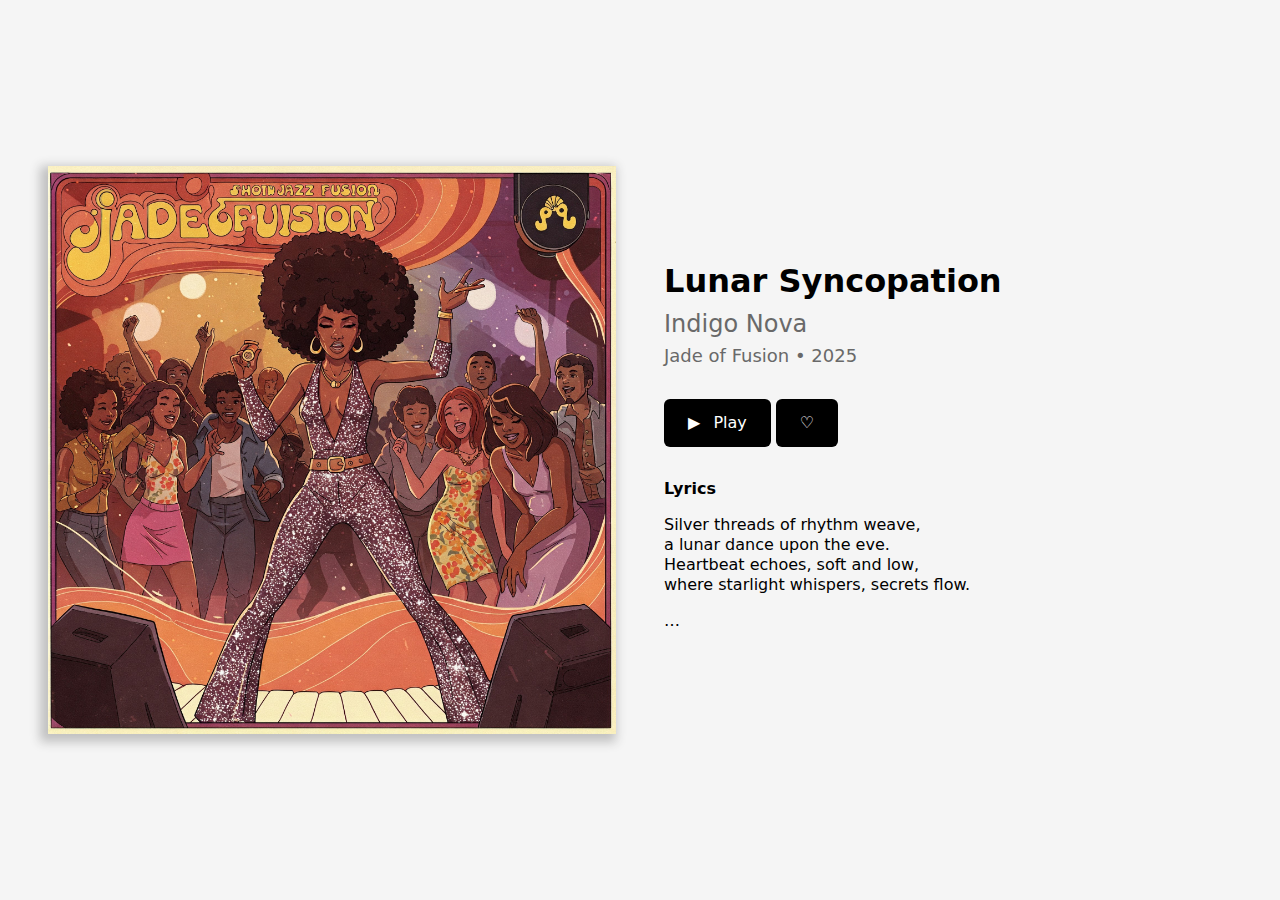
<file: index.html>
<!DOCTYPE html>
<html>
	<head>
		<title>My Music App</title>
		<link href="./styles.css" rel="stylesheet" />
	</head>
	<body>
		<main>
			<img alt="Album cover for Jade of Fusion. The cover features…" src="./album.jpeg" />
			<section>
				<h1>Lunar Syncopation</h1>
				<h2>Indigo Nova</h2>
				<h3>Jade of Fusion &bull; 2025</h3>
				<div class="controls">
					<button>▶ Play</button>
					<button>♡</button>
				</div>
				<h4>Lyrics</h4>
				<p>
					Silver threads of rhythm weave,<br />
					a lunar dance upon the eve.<br />
					Heartbeat echoes, soft and low,<br />
					where starlight whispers, secrets flow.
				</p>
				<p>…</p>
			</section>
		</main>
	</body>
</html>
</file>
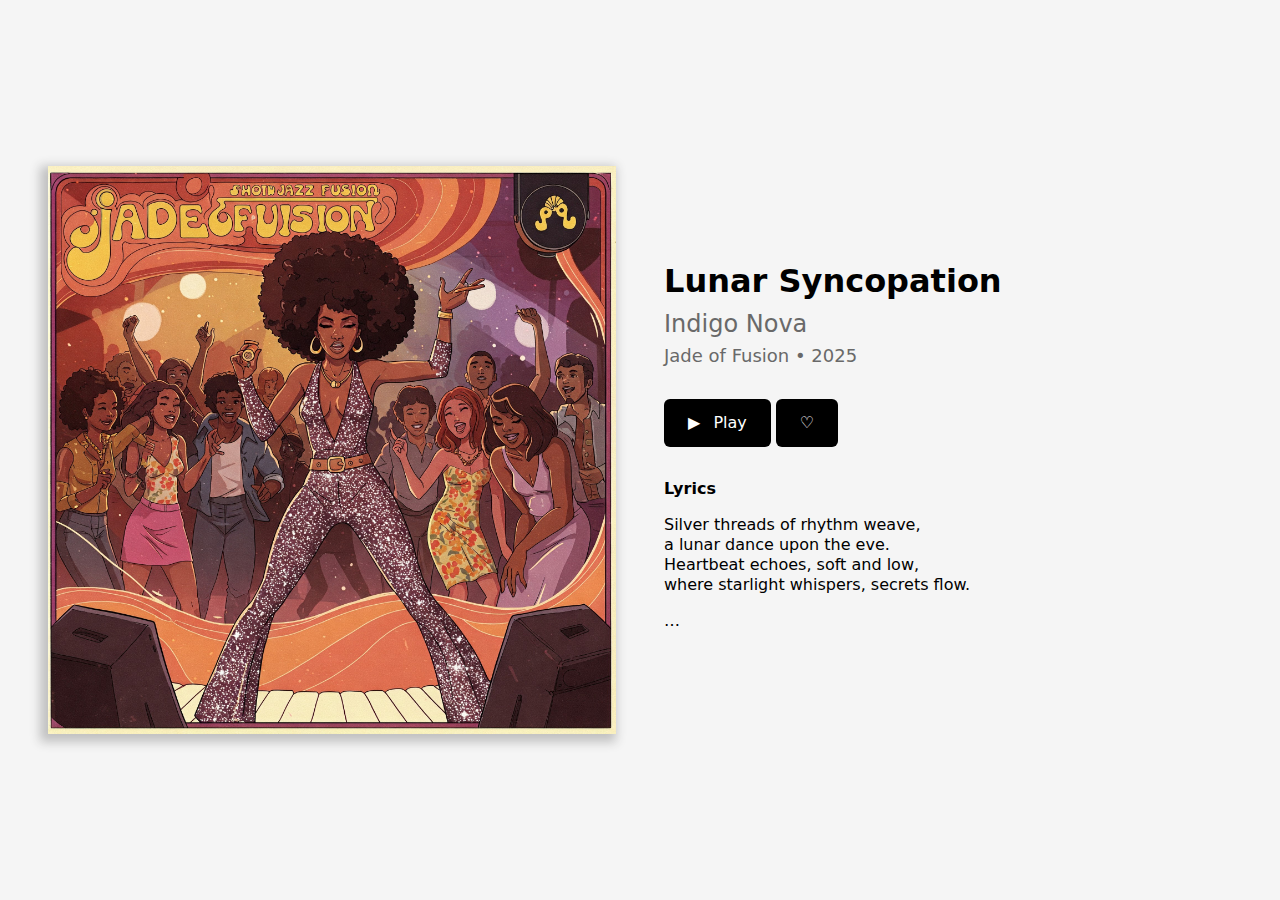
<file: 2-text.html>
<!DOCTYPE html>
<html>
	<head>
		<title>My Music App</title>
		<link
			href="https://vincemalone.github.io/girlswhocode-2025-03-20/styles.css"
			rel="stylesheet"
		/>
	</head>
	<body>
		<main>
			<img
				alt="Album cover for Jade of Fusion. The cover features…"
				src="./album.jpeg"
			/>
			<section>
				<h1>Lunar Syncopation</h1>
				<h2>Indigo Nova</h2>
				<h3>Jade of Fusion &bull; 2025</h3>
				<div class="controls">
					<button>▶ Play</button>
					<button>♡</button>
				</div>
				<h4>Lyrics</h4>
				<p>
					Silver threads of rhythm weave,<br />
					a lunar dance upon the eve.<br />
					Heartbeat echoes, soft and low,<br />
					where starlight whispers, secrets flow.
				</p>
				<p>…</p>
			</section>
		</main>
	</body>
</html>
</file>
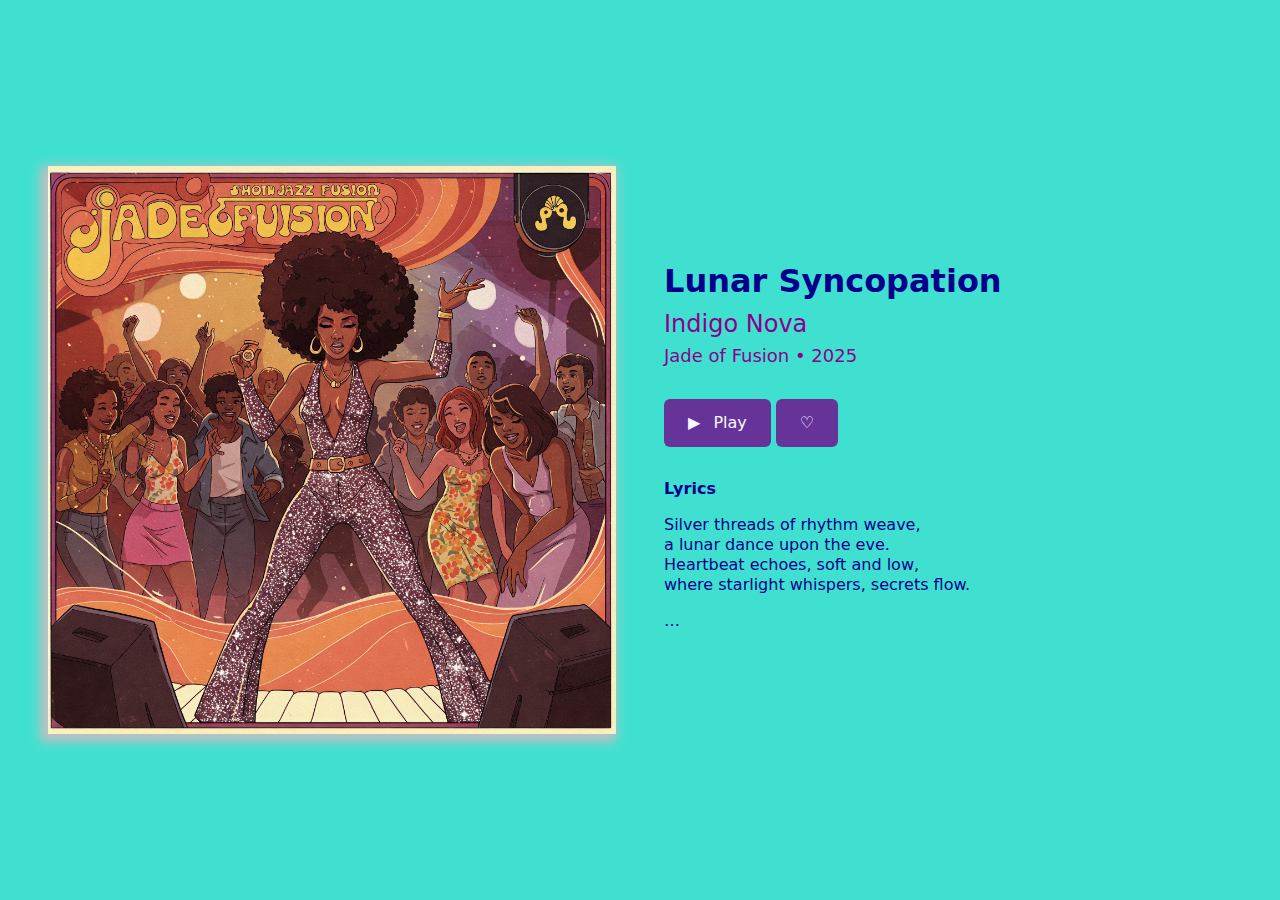
<file: 3-styles.html>
<!DOCTYPE html>
<html>
	<head>
		<title>My Music App</title>
		<link
			href="https://vincemalone.github.io/girlswhocode-2025-03-20/styles.css"
			rel="stylesheet"
		/>
		<link href="./my-styles.css" rel="stylesheet" />
	</head>
	<body>
		<main>
			<img
				alt="Album cover for Jade of Fusion. The cover features…"
				src="./album.jpeg"
			/>
			<section>
				<h1>Lunar Syncopation</h1>
				<h2>Indigo Nova</h2>
				<h3>Jade of Fusion &bull; 2025</h3>
				<div class="controls">
					<button>▶ Play</button>
					<button>♡</button>
				</div>
				<h4>Lyrics</h4>
				<p>
					Silver threads of rhythm weave,<br />
					a lunar dance upon the eve.<br />
					Heartbeat echoes, soft and low,<br />
					where starlight whispers, secrets flow.
				</p>
				<p>…</p>
			</section>
		</main>
	</body>
</html>
</file>
<file: styles.css>
html {
	height: 100%;
}

body {
	background-color: whitesmoke;
	color: black;
	font-family: system-ui, sans-serif;
	height: 100%;
	line-height: 1.25;
	margin: 0;
}

main {
	align-items: center;
	box-sizing: border-box;
	display: grid;
	gap: 48px;
	grid-template-columns: 1fr 1fr;
	min-height: 100%;
	padding: 48px;
}

button {
	background-color: black;
	border: none;
	border-radius: 6px;
	color: white;
	font: inherit;
	font-weight: 500;
	min-height: 48px;
	padding: 0 24px;
	word-spacing: 0.5em;
}

img {
	box-shadow: silver -4px 4px 10px 4px;
	display: block;
	max-width: 100%;
}

h1,
h2,
h3,
h4 {
	margin-block: 0.25em;
}

h1 {
	color: black;
	font-size: 32px; /* 2em */
	font-weight: bold;
}

h2 {
	color: dimgray;
	font-size: 24px; /* 1.5em */
	font-weight: 500;
}

h3 {
	color: dimgray;
	font-size: 18px; /* 1.125em */
	font-weight: 500;
}

h4 {
	color: black;
	font-size: 16px; /* 1em */
	font-weight: 600;
}

.controls {
	margin-block: 32px;
}
</file>
<file: my-styles.css>
/**
 * border-radius: how rounded the corner of a box is (#px)
 * color:         text color
 * font-size:     how big the text is (#px)
 * font-weight:   how bold the text is (400, 500, 600, 700 / bold)
 */

body {
	background-color: turquoise;
	color: darkblue;
}

button {
	background-color: rebeccapurple;
	border-radius: 6px;
	color: ghostwhite;
	font-weight: 500;
}

h1 {
	color: darkblue;
	font-size: 32px;
	font-weight: bold;
}

h2 {
	color: darkmagenta;
	font-size: 24px;
	font-weight: 500;
}

h3 {
	color: darkmagenta;
	font-size: 18px;
	font-weight: 500;
}

h4 {
	color: darkblue;
	font-size: 16px;
	font-weight: 600;
}
</file>
